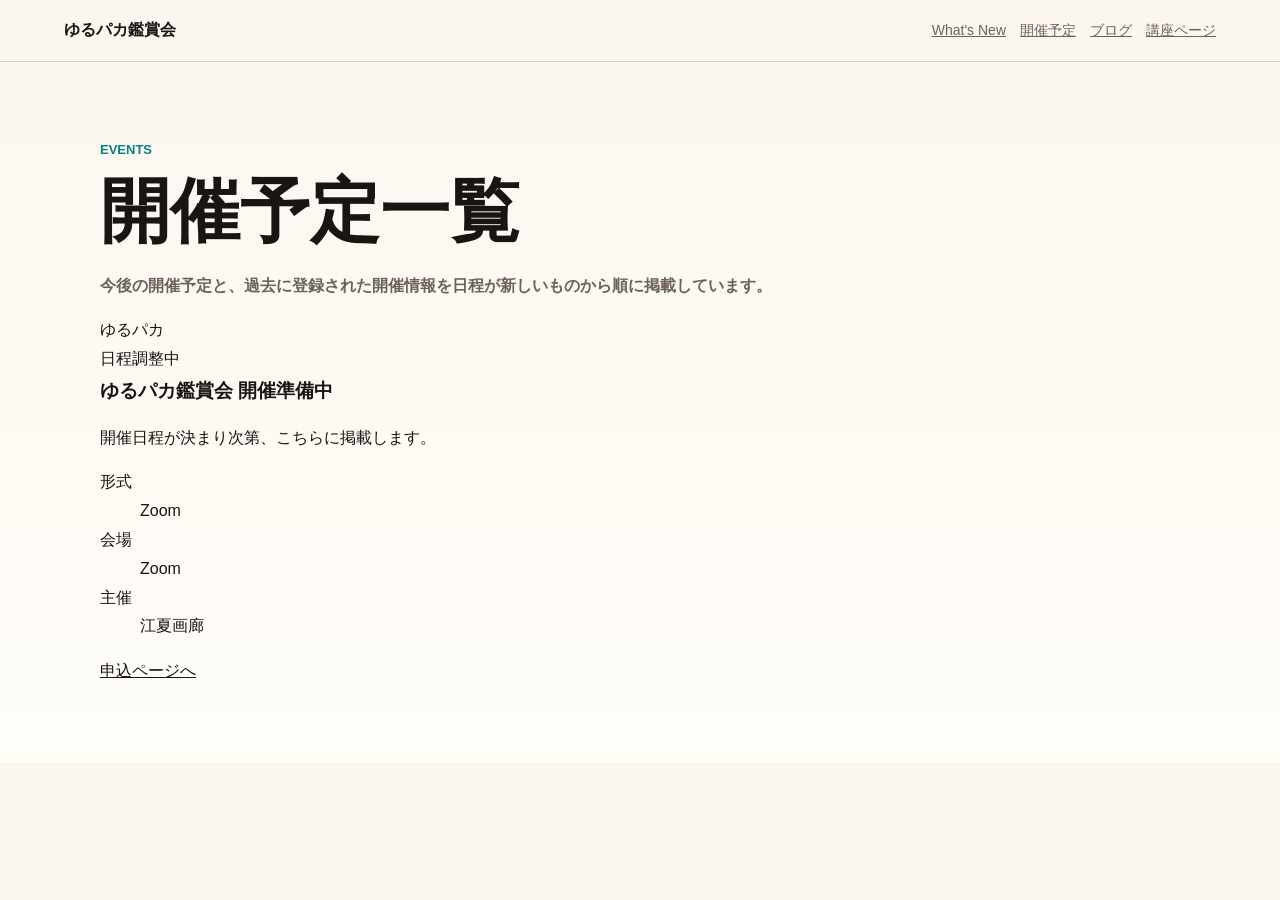
<file: events-list.html>
<!doctype html><html lang="ja"><head><meta charset="utf-8"><meta name="viewport" content="width=device-width,initial-scale=1">
<title>開催予定一覧 | ゆるパカ鑑賞会公式サイト</title>
<meta name="description" content="ゆるパカ鑑賞会の開催予定を、過去の開催も含めて日程順に掲載します。">
<meta name="robots" content="index, follow">
<link rel="canonical" href="https://yurupaka.com/events-list.html">
<meta property="og:site_name" content="ゆるパカ鑑賞会公式サイト">
<meta property="og:type" content="website">
<meta property="og:title" content="開催予定一覧 | ゆるパカ鑑賞会公式サイト">
<meta property="og:description" content="ゆるパカ鑑賞会の開催予定を、過去の開催も含めて日程順に掲載します。">
<meta property="og:url" content="https://yurupaka.com/events-list.html">
<meta property="og:image" content="https://yurupaka.com/assets/hero-art-space.png">
<link rel="stylesheet" href="assets/yurupaka-admin.css">
<script src="assets/supabase-config.js"></script></head><body><header class="site-header"><a class="brand" href="index.html">ゆるパカ鑑賞会</a><nav class="nav"><a href="index.html#whats-new">What's New</a><a href="index.html#calendar">開催予定</a><a href="blog.html">ブログ</a><a href="yurupaka-facilitator-course-standalone.html">講座ページ</a></nav></header><main class="section"><div class="wrap"><p class="eyebrow">EVENTS</p><h1>開催予定一覧</h1><p class="blog-lead">今後の開催予定と、過去に登録された開催情報を日程が新しいものから順に掲載しています。</p><div class="dynamic-grid" data-yurupaka-events-list></div></div></main><script src="assets/yurupaka-site.js?v=20260526-list-buttons"></script></body></html>
</file>
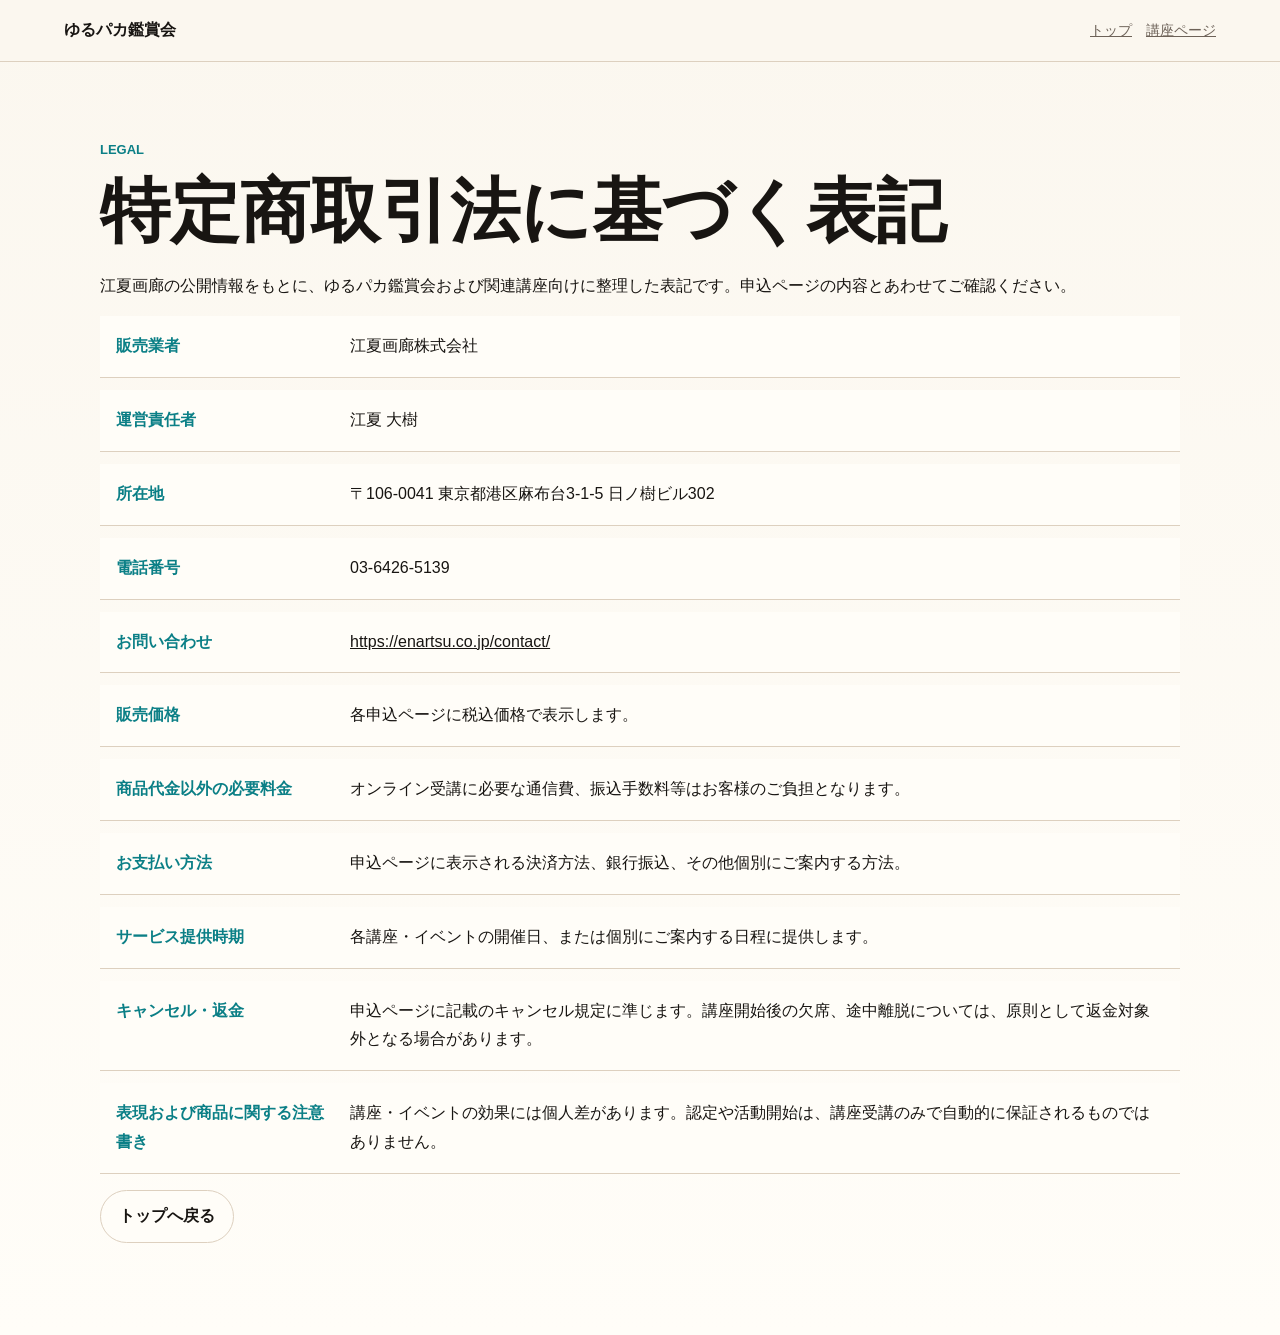
<file: law.html>
<!doctype html><html lang="ja"><head><meta charset="utf-8"><meta name="viewport" content="width=device-width,initial-scale=1">
    <title>特定商取引法に基づく表記 | ゆるパカ鑑賞会公式サイト</title>
  <meta name="description" content="ゆるパカ鑑賞会に関する特定商取引法に基づく表記です。">
  <meta name="robots" content="index, follow">
  <link rel="canonical" href="https://yurupaka.com/law.html">
  <meta property="og:site_name" content="ゆるパカ鑑賞会公式サイト">
  <meta property="og:type" content="website">
  <meta property="og:title" content="特定商取引法に基づく表記 | ゆるパカ鑑賞会公式サイト">
  <meta property="og:description" content="ゆるパカ鑑賞会に関する特定商取引法に基づく表記です。">
  <meta property="og:url" content="https://yurupaka.com/law.html">
  <meta property="og:image" content="https://yurupaka.com/assets/brand-logo.png">
  <meta name="twitter:card" content="summary_large_image">
  <meta name="twitter:title" content="特定商取引法に基づく表記 | ゆるパカ鑑賞会公式サイト">
  <meta name="twitter:description" content="ゆるパカ鑑賞会に関する特定商取引法に基づく表記です。">
  <meta name="twitter:image" content="https://yurupaka.com/assets/brand-logo.png"><link rel="stylesheet" href="assets/yurupaka-admin.css">
</head><body><header class="site-header"><a class="brand" href="index.html">ゆるパカ鑑賞会</a><nav class="nav"><a href="index.html">トップ</a><a href="yurupaka-facilitator-course-standalone.html">講座ページ</a></nav></header><main class="section"><div class="wrap"><p class="eyebrow">LEGAL</p><h1>特定商取引法に基づく表記</h1><p>江夏画廊の公開情報をもとに、ゆるパカ鑑賞会および関連講座向けに整理した表記です。申込ページの内容とあわせてご確認ください。</p><div class="law-table"><div class="law-row"><strong>販売業者</strong><span>江夏画廊株式会社</span></div><div class="law-row"><strong>運営責任者</strong><span>江夏 大樹</span></div><div class="law-row"><strong>所在地</strong><span>〒106-0041 東京都港区麻布台3-1-5 日ノ樹ビル302</span></div><div class="law-row"><strong>電話番号</strong><span>03-6426-5139</span></div><div class="law-row"><strong>お問い合わせ</strong><span><a href="https://enartsu.co.jp/contact/" target="_blank" rel="noopener">https://enartsu.co.jp/contact/</a></span></div><div class="law-row"><strong>販売価格</strong><span>各申込ページに税込価格で表示します。</span></div><div class="law-row"><strong>商品代金以外の必要料金</strong><span>オンライン受講に必要な通信費、振込手数料等はお客様のご負担となります。</span></div><div class="law-row"><strong>お支払い方法</strong><span>申込ページに表示される決済方法、銀行振込、その他個別にご案内する方法。</span></div><div class="law-row"><strong>サービス提供時期</strong><span>各講座・イベントの開催日、または個別にご案内する日程に提供します。</span></div><div class="law-row"><strong>キャンセル・返金</strong><span>申込ページに記載のキャンセル規定に準じます。講座開始後の欠席、途中離脱については、原則として返金対象外となる場合があります。</span></div><div class="law-row"><strong>表現および商品に関する注意書き</strong><span>講座・イベントの効果には個人差があります。認定や活動開始は、講座受講のみで自動的に保証されるものではありません。</span></div></div><p><a class="secondary" href="index.html">トップへ戻る</a></p></div></main></body></html>
</file>
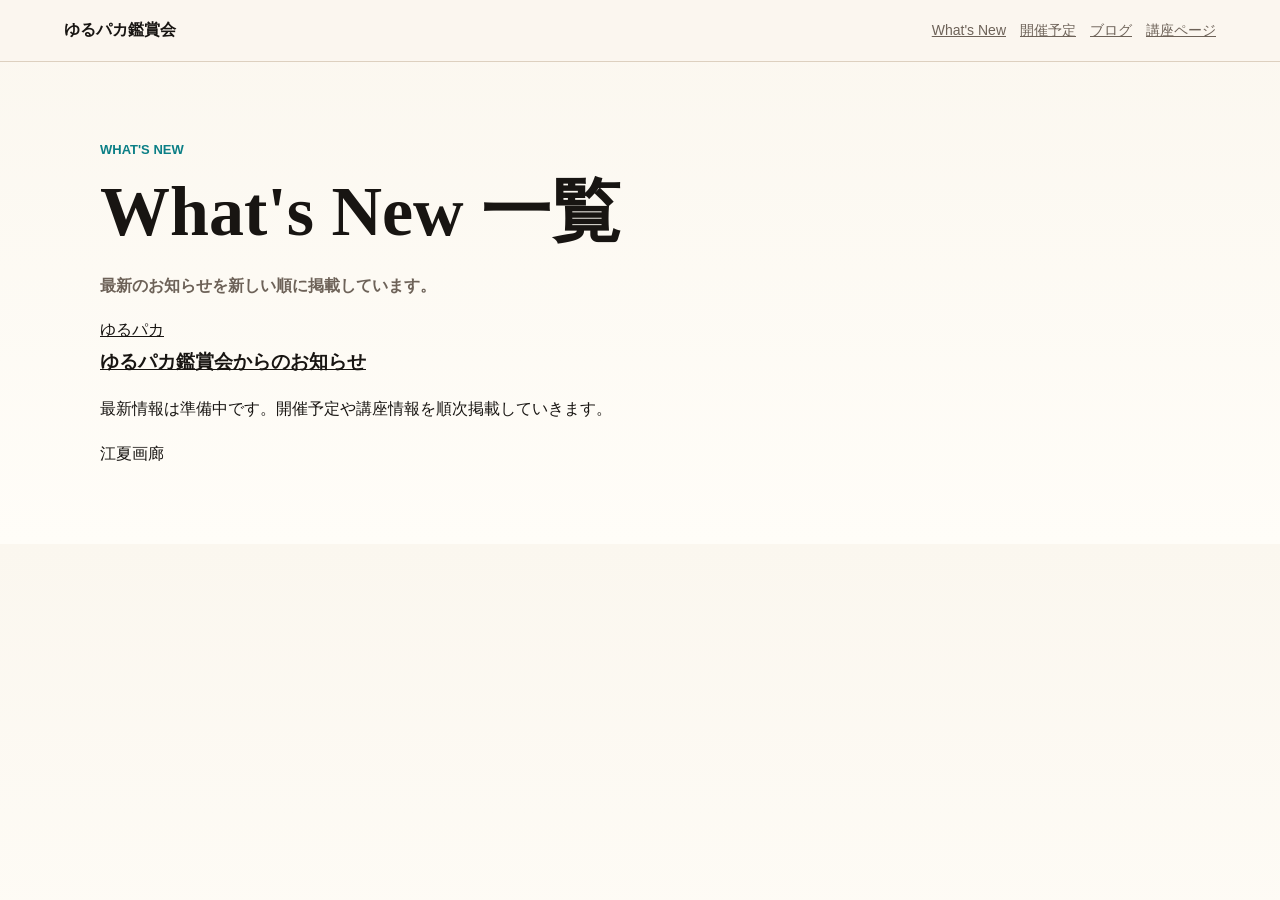
<file: news-list.html>
<!doctype html><html lang="ja"><head><meta charset="utf-8"><meta name="viewport" content="width=device-width,initial-scale=1">
<title>What's New 一覧 | ゆるパカ鑑賞会公式サイト</title>
<meta name="description" content="ゆるパカ鑑賞会の最新情報、開催レポート、お知らせを新しい順に掲載します。">
<meta name="robots" content="index, follow">
<link rel="canonical" href="https://yurupaka.com/news-list.html">
<meta property="og:site_name" content="ゆるパカ鑑賞会公式サイト">
<meta property="og:type" content="website">
<meta property="og:title" content="What's New 一覧 | ゆるパカ鑑賞会公式サイト">
<meta property="og:description" content="ゆるパカ鑑賞会の最新情報、開催レポート、お知らせを新しい順に掲載します。">
<meta property="og:url" content="https://yurupaka.com/news-list.html">
<meta property="og:image" content="https://yurupaka.com/assets/hero-art-space.png">
<link rel="stylesheet" href="assets/yurupaka-admin.css">
<script src="assets/supabase-config.js"></script></head><body><header class="site-header"><a class="brand" href="index.html">ゆるパカ鑑賞会</a><nav class="nav"><a href="index.html#whats-new">What's New</a><a href="index.html#calendar">開催予定</a><a href="blog.html">ブログ</a><a href="yurupaka-facilitator-course-standalone.html">講座ページ</a></nav></header><main class="section"><div class="wrap"><p class="eyebrow">WHAT'S NEW</p><h1>What's New 一覧</h1><p class="blog-lead">最新のお知らせを新しい順に掲載しています。</p><div class="dynamic-grid" data-yurupaka-news-list></div></div></main><script src="assets/yurupaka-site.js?v=20260526-list-buttons"></script></body></html>
</file>
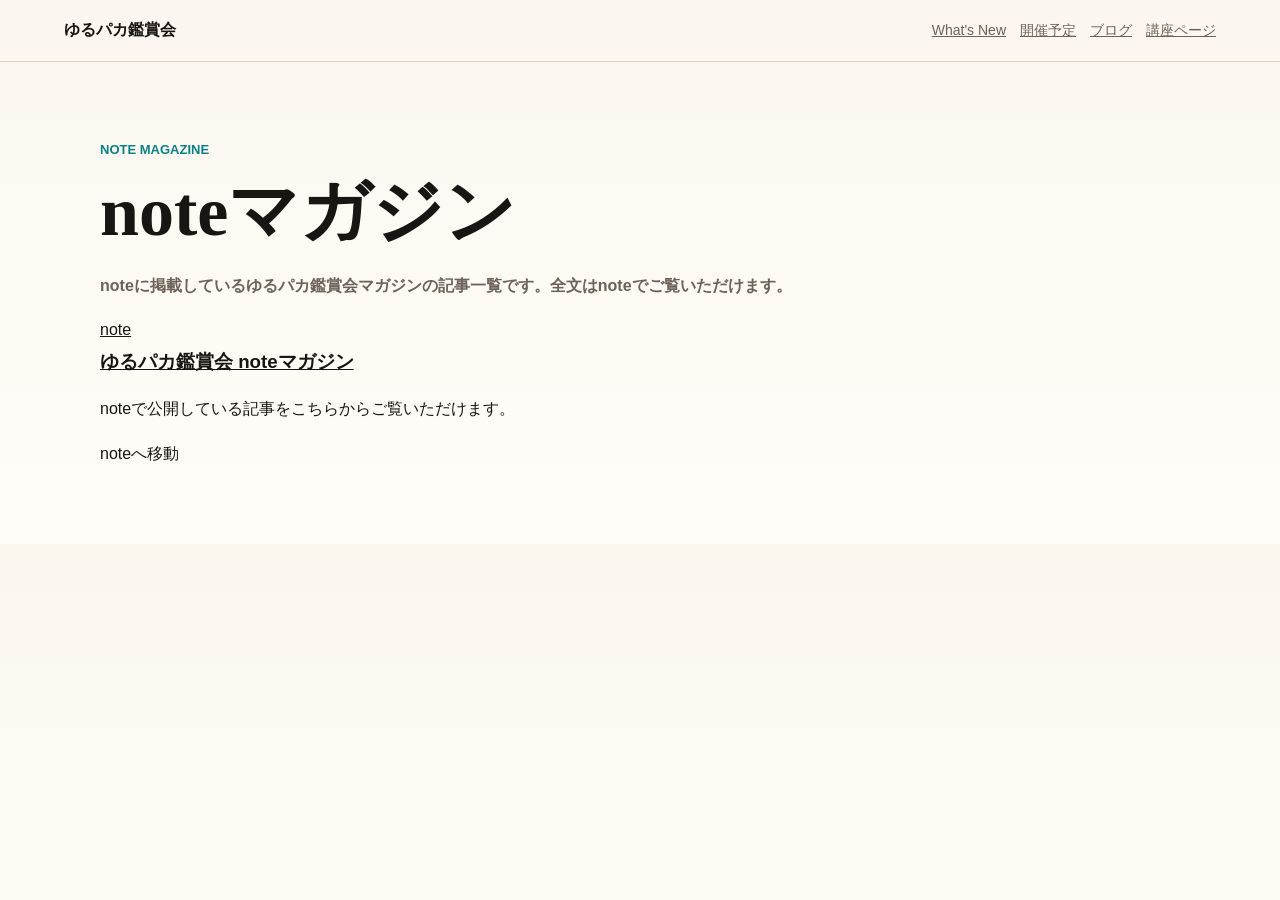
<file: note-magazine.html>
<!doctype html><html lang="ja"><head><meta charset="utf-8"><meta name="viewport" content="width=device-width,initial-scale=1">
<title>noteマガジン | ゆるパカ鑑賞会公式サイト</title>
<meta name="description" content="ゆるパカ鑑賞会のnoteマガジン記事一覧。全文はnoteでご覧いただけます。">
<meta name="robots" content="index, follow">
<link rel="canonical" href="https://yurupaka.com/note-magazine.html">
<meta property="og:site_name" content="ゆるパカ鑑賞会公式サイト">
<meta property="og:type" content="website">
<meta property="og:title" content="noteマガジン | ゆるパカ鑑賞会公式サイト">
<meta property="og:description" content="ゆるパカ鑑賞会のnoteマガジン記事一覧。全文はnoteでご覧いただけます。">
<meta property="og:url" content="https://yurupaka.com/note-magazine.html">
<meta property="og:image" content="https://yurupaka.com/assets/hero-art-space.png">
<link rel="stylesheet" href="assets/yurupaka-admin.css">
</head><body><header class="site-header"><a class="brand" href="index.html">ゆるパカ鑑賞会</a><nav class="nav"><a href="index.html#whats-new">What's New</a><a href="index.html#calendar">開催予定</a><a href="blog.html">ブログ</a><a href="yurupaka-facilitator-course-standalone.html">講座ページ</a></nav></header><main class="section"><div class="wrap"><p class="eyebrow">NOTE MAGAZINE</p><h1>noteマガジン</h1><p class="blog-lead">noteに掲載しているゆるパカ鑑賞会マガジンの記事一覧です。全文はnoteでご覧いただけます。</p><div class="dynamic-grid" data-note-magazine></div></div></main><script src="assets/yurupaka-note.js?v=20260524-note"></script></body></html>
</file>
<file: assets/yurupaka-admin.css>
:root{--ink:#181512;--muted:#6d6258;--paper:#fbf7ef;--ivory:#fffdf8;--line:#ddd0bf;--orange:#ec8a24;--teal:#0b7f86;--charcoal:#25201c;--serif:"Yu Mincho","YuMincho","Hiragino Mincho ProN",serif}*{box-sizing:border-box}body{margin:0;color:var(--ink);background:linear-gradient(180deg,#fbf7ef,#fffdf8);font-family:"Yu Gothic","YuGothic","Hiragino Sans","Meiryo",sans-serif;line-height:1.8}a{color:inherit}.site-header{display:flex;justify-content:space-between;align-items:center;gap:16px;padding:16px clamp(18px,5vw,64px);background:rgba(251,247,239,.92);border-bottom:1px solid var(--line);position:sticky;top:0;z-index:5}.brand{font-weight:900;text-decoration:none}.nav{display:flex;gap:14px;flex-wrap:wrap;color:var(--muted);font-size:14px}.section{padding:clamp(36px,6vw,76px) clamp(18px,5vw,72px)}.wrap{max-width:1080px;margin:auto}.eyebrow{color:var(--teal);font-weight:900;font-size:13px;margin:0 0 12px}h1{font-family:var(--serif);font-size:clamp(34px,6vw,70px);line-height:1.12;margin:0 0 20px}h2{font-size:clamp(26px,4vw,42px);line-height:1.2;margin:0 0 18px}h3{margin:0 0 10px}.primary,.secondary,button{display:inline-flex;align-items:center;justify-content:center;min-height:44px;padding:11px 18px;border-radius:999px;font-weight:900;text-decoration:none;border:1px solid var(--line);cursor:pointer}.primary,button{background:var(--ink);color:#fffdf8}.secondary{background:#fffdf8}.card{background:#fffdf8;border:1px solid var(--line);border-radius:8px;padding:24px;box-shadow:0 18px 48px rgba(42,31,21,.08)}.grid{display:grid;grid-template-columns:repeat(2,minmax(0,1fr));gap:18px}.form-grid{display:grid;gap:14px}label{font-weight:900}input,textarea,select{width:100%;padding:12px 14px;border:1px solid var(--line);border-radius:8px;background:#fffdf8;font:inherit}textarea{min-height:180px}.status{padding:12px 16px;background:#f3eadc;border-radius:8px;color:var(--muted)}.detail-images{display:grid;grid-template-columns:repeat(3,minmax(0,1fr));gap:12px;margin:24px 0}.detail-images img{width:100%;aspect-ratio:4/3;object-fit:cover;border-radius:8px}.detail-body{font-size:18px;background:#fffdf8;border:1px solid var(--line);border-radius:8px;padding:24px;margin:22px 0}.law-table{display:grid;gap:12px}.law-row{display:grid;grid-template-columns:220px 1fr;gap:14px;padding:16px;border-bottom:1px solid var(--line);background:#fffdf8}.law-row strong{color:var(--teal)}@media(max-width:720px){.grid,.law-row,.detail-images{grid-template-columns:1fr}.site-header{align-items:flex-start;flex-direction:column}}
.grid > .card { min-width: 0; }
[data-email-login] { display: grid; gap: 12px; }
[data-facilitator-form] { border-color: #0b7f86; }

.admin-list-card { margin-top: 22px; }
.admin-list { display: grid; gap: 12px; }
.admin-list-item { display: grid; grid-template-columns: minmax(0,1fr) auto; gap: 14px; align-items: center; padding: 14px; background: #fbf7ef; border: 1px solid var(--line); border-radius: 8px; }
.admin-list-item strong { display: block; }
.admin-list-item span { color: var(--muted); font-size: 13px; }
.admin-list-actions { display: flex; gap: 8px; flex-wrap: wrap; justify-content: flex-end; }
.admin-list-actions button { min-height: 36px; padding: 8px 12px; }
@media(max-width:720px){ .admin-list-item { grid-template-columns:1fr; } .admin-list-actions { justify-content:flex-start; } }

.admin-list-note { color: var(--muted); font-size: 13px; font-weight: 900; justify-self: end; }
@media(max-width:720px){ .admin-list-note { justify-self:start; } }

.brand { display:flex; align-items:center; gap:10px; }
.brand-mark { width:44px; height:44px; object-fit:contain; mix-blend-mode:multiply; }

label small { display:block; margin:2px 0 6px; color: var(--muted); font-size: 12px; font-weight: 700; }
.admin-version{margin:0 0 10px;color:#8a7a68;font-size:12px;font-weight:900}
.blog-page .wrap{max-width:980px}.blog-lead{max-width:760px;color:var(--muted);font-weight:700}.blog-filter{display:flex;gap:10px;flex-wrap:wrap;margin:28px 0}.blog-filter a{padding:8px 14px;border:1px solid var(--line);border-radius:999px;text-decoration:none;font-weight:900;background:#fffdf8}.blog-filter a.active{background:var(--ink);color:#fffdf8}.blog-list{display:grid;gap:18px}.blog-post-card{background:#fffdf8;border:1px solid var(--line);border-radius:8px;overflow:hidden}.blog-post-card a{display:grid;grid-template-columns:260px 1fr;text-decoration:none}.blog-post-media{min-height:180px;background:#f3eadc}.blog-post-media img{width:100%;height:100%;object-fit:cover}.blog-card-empty{height:100%;min-height:180px;display:grid;place-items:center;color:var(--teal);font-weight:900}.blog-post-body{padding:22px}.blog-post-body span,.blog-meta{color:var(--muted);font-size:13px;font-weight:900}.blog-post-body h2{font-size:clamp(24px,4vw,36px);margin:8px 0}.blog-article{max-width:780px;margin:auto}.blog-cover{width:100%;max-height:430px;object-fit:cover;border-radius:8px;margin:22px 0}.blog-content{font-size:18px;line-height:2}.blog-content h1,.blog-content h2,.blog-content h3{font-family:var(--serif);line-height:1.35;margin:2em 0 .6em}.blog-content p{margin:1.1em 0}.blog-content figure{margin:28px 0}.blog-content figure img{width:100%;border-radius:8px}.blog-content figcaption{color:var(--muted);font-size:13px;margin-top:8px}.blog-card-link{display:block;border:1px solid var(--line);border-radius:8px;padding:18px;margin:22px 0;background:#fffdf8;text-decoration:none}.blog-card-link strong{display:block}.blog-card-link span{display:block;color:var(--muted);font-size:14px;margin-top:4px}.blog-video{position:relative;aspect-ratio:16/9;margin:28px 0;border-radius:8px;overflow:hidden;background:#111}.blog-video iframe{position:absolute;inset:0;width:100%;height:100%;border:0}@media(max-width:700px){.blog-post-card a{grid-template-columns:1fr}.blog-post-media,.blog-card-empty{min-height:190px}.blog-post-body{padding:18px}.blog-content{font-size:16px}}
.site-header .brand-mark{width:44px!important;height:44px!important;max-width:44px!important;max-height:44px!important;object-fit:contain!important;flex:0 0 auto!important}.site-header .brand{display:flex;align-items:center;gap:10px}
</file>
